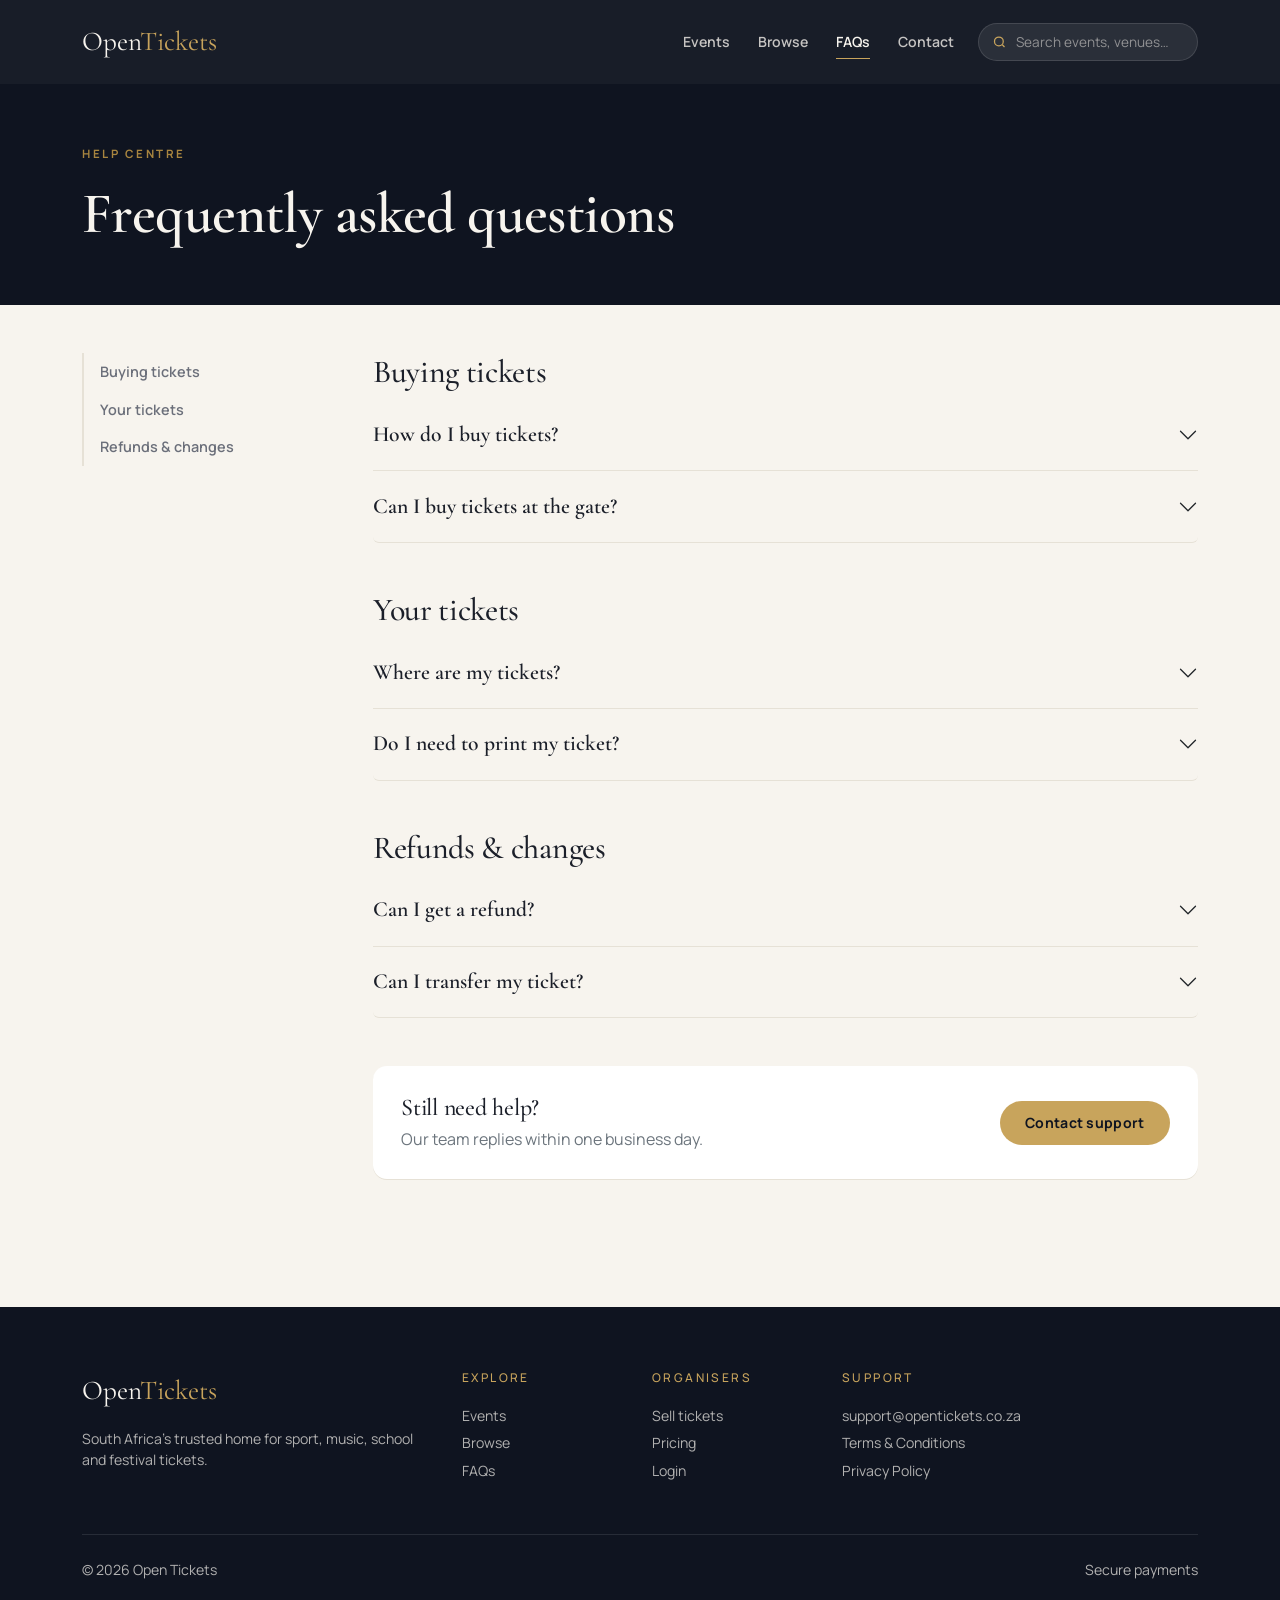
<file: faqs.html>
<!doctype html>
<html lang="en"><head><meta charset="utf-8"><meta name="viewport" content="width=device-width, initial-scale=1">
<title>FAQs | Open Tickets</title>
<link href="https://cdn.jsdelivr.net/npm/bootstrap@5.3.3/dist/css/bootstrap.min.css" rel="stylesheet">
<link rel="preconnect" href="https://fonts.googleapis.com"><link href="https://fonts.googleapis.com/css2?family=Cormorant+Garamond:wght@500;600;700&family=Manrope:wght@400;500;600;700&display=swap" rel="stylesheet">
<link href="assets/css/theme.css" rel="stylesheet"></head><body>
<nav class="ot-nav"><div class="container">
<a href="index.html" class="ot-logo"><!-- Replace with: <img src="assets/img/logo.svg" alt="Open Tickets"> --><span class="ot-logo-text">Open<span>Tickets</span></span></a>
<div class="ot-nav-links"><a href="index.html">Events</a><a href="search.html">Browse</a><a href="faqs.html" class="active">FAQs</a><a href="#">Contact</a></div>
<form class="ot-nav-search" action="search.html"><svg width="15" height="15" viewBox="0 0 24 24" fill="none" stroke="currentColor" stroke-width="2"><circle cx="11" cy="11" r="7"/><path d="m20 20-3.5-3.5"/></svg><input name="q" placeholder="Search events, venues…"></form>
<button class="ot-burger" aria-label="Menu"><svg width="26" height="26" viewBox="0 0 24 24" fill="none" stroke="currentColor" stroke-width="2"><path d="M4 7h16M4 12h16M4 17h16"/></svg></button>
</div></nav>
<section class="ot-page-head"><div class="container"><span class="ot-eyebrow">Help centre</span><h1 class="mt-3 mb-0">Frequently asked questions</h1></div></section>
<section class="ot-section pt-0"><div class="container"><div class="row g-5"><div class="col-lg-3 d-none d-lg-block"><div class="ot-sticky mt-5 ot-faq-nav"><a href="#s0">Buying tickets</a><a href="#s1">Your tickets</a><a href="#s2">Refunds & changes</a></div></div>
<div class="col-lg-9"><h2 id="s0" class="h2 mt-5 mb-2">Buying tickets</h2><div class="accordion ot-faq"><div class="accordion-item"><h3 class="accordion-header"><button class="accordion-button collapsed" data-bs-toggle="collapse" data-bs-target="#q1">How do I buy tickets?</button></h3><div id="q1" class="accordion-collapse collapse"><div class="accordion-body">Choose your event, select your ticket types and quantities, then check out securely with card, EFT or SnapScan.</div></div></div><div class="accordion-item"><h3 class="accordion-header"><button class="accordion-button collapsed" data-bs-toggle="collapse" data-bs-target="#q2">Can I buy tickets at the gate?</button></h3><div id="q2" class="accordion-collapse collapse"><div class="accordion-body">Some events sell at the gate, but online tickets are cheaper and guarantee entry.</div></div></div></div><h2 id="s1" class="h2 mt-5 mb-2">Your tickets</h2><div class="accordion ot-faq"><div class="accordion-item"><h3 class="accordion-header"><button class="accordion-button collapsed" data-bs-toggle="collapse" data-bs-target="#q3">Where are my tickets?</button></h3><div id="q3" class="accordion-collapse collapse"><div class="accordion-body">Tickets are emailed immediately after payment and are always available under My Tickets.</div></div></div><div class="accordion-item"><h3 class="accordion-header"><button class="accordion-button collapsed" data-bs-toggle="collapse" data-bs-target="#q4">Do I need to print my ticket?</button></h3><div id="q4" class="accordion-collapse collapse"><div class="accordion-body">No — show the QR code on your phone at the entrance.</div></div></div></div><h2 id="s2" class="h2 mt-5 mb-2">Refunds & changes</h2><div class="accordion ot-faq"><div class="accordion-item"><h3 class="accordion-header"><button class="accordion-button collapsed" data-bs-toggle="collapse" data-bs-target="#q5">Can I get a refund?</button></h3><div id="q5" class="accordion-collapse collapse"><div class="accordion-body">Refunds are subject to the organiser's policy. If an event is cancelled you will be refunded automatically.</div></div></div><div class="accordion-item"><h3 class="accordion-header"><button class="accordion-button collapsed" data-bs-toggle="collapse" data-bs-target="#q6">Can I transfer my ticket?</button></h3><div id="q6" class="accordion-collapse collapse"><div class="accordion-body">Yes, use the Transfer option in My Tickets to send it to a friend.</div></div></div></div><div class="ot-panel mt-5 d-flex justify-content-between align-items-center flex-wrap gap-3"><div><h3 class="h4 mb-1">Still need help?</h3><span class="text-secondary">Our team replies within one business day.</span></div><a href="#" class="btn-ot">Contact support</a></div></div></div></div></section>
<footer class="ot-footer"><div class="container"><div class="row g-4">
<div class="col-lg-4"><span class="ot-logo-text">Open<span>Tickets</span></span><p class="mt-3">South Africa's trusted home for sport, music, school and festival tickets.</p></div>
<div class="col-6 col-lg-2"><h4>Explore</h4><a href="index.html">Events</a><a href="search.html">Browse</a><a href="faqs.html">FAQs</a></div>
<div class="col-6 col-lg-2"><h4>Organisers</h4><a href="#">Sell tickets</a><a href="#">Pricing</a><a href="#">Login</a></div>
<div class="col-lg-4"><h4>Support</h4><a href="#">support@opentickets.co.za</a><a href="#">Terms &amp; Conditions</a><a href="#">Privacy Policy</a></div>
</div><div class="ot-footer-bottom d-flex justify-content-between flex-wrap gap-2"><span>© 2026 Open Tickets</span><span>Secure payments</span></div></div></footer>
<script src="https://cdn.jsdelivr.net/npm/bootstrap@5.3.3/dist/js/bootstrap.bundle.min.js"></script>
<script src="assets/js/theme.js"></script></body></html>
</file>
<file: assets/css/theme.css>
/* ==========================================================
   Open Tickets — Premium Theme
   All colours, fonts and spacing live in the variables below.
   ========================================================== */
:root {
  --ot-ink: #0f1420;          /* main dark */
  --ot-ink-2: #1a2131;
  --ot-paper: #f7f4ee;        /* page background */
  --ot-card: #ffffff;
  --ot-text: #1b1f29;
  --ot-muted: #6b6f7a;
  --ot-line: #e6e1d6;
  --ot-accent: #c8a45c;       /* gold */
  --ot-accent-dark: #a8853f;
  --ot-accent-soft: #f3ead6;
  --ot-on-dark: #f7f4ee;
  --ot-font-display: "Cormorant Garamond", Georgia, serif;
  --ot-font-body: "Manrope", system-ui, sans-serif;
  --ot-radius: 14px;
  --ot-shadow: 0 10px 30px -12px rgba(15, 20, 32, .25);
  --ot-shadow-lg: 0 24px 60px -20px rgba(15, 20, 32, .45);
  --ot-nav-h: 84px;
  --ot-nav-h-shrunk: 62px;
  --ot-ease: cubic-bezier(.2, .7, .2, 1);
}

body { font-family: var(--ot-font-body); background: var(--ot-paper); color: var(--ot-text); padding-top: var(--ot-nav-h); }
h1, h2, h3, .ot-display { font-family: var(--ot-font-display); font-weight: 600; letter-spacing: -.01em; }
a { color: inherit; text-decoration: none; }
.ot-eyebrow { font-size: .72rem; letter-spacing: .22em; text-transform: uppercase; color: var(--ot-accent-dark); font-weight: 700; }

/* ---------- Navigation (fixed, shrinks on scroll) ---------- */
.ot-nav { position: fixed; inset: 0 0 auto; z-index: 1030; height: var(--ot-nav-h); background: rgba(15, 20, 32, .96); backdrop-filter: blur(10px); transition: height .3s var(--ot-ease), box-shadow .3s; }
.ot-nav.is-shrunk { height: var(--ot-nav-h-shrunk); box-shadow: var(--ot-shadow-lg); }
.ot-nav .container { height: 100%; display: flex; align-items: center; gap: 1.5rem; }
.ot-logo img { height: 40px; transition: height .3s var(--ot-ease); }
.ot-nav.is-shrunk .ot-logo img { height: 30px; }
.ot-logo-text { font-family: var(--ot-font-display); font-size: 1.7rem; color: var(--ot-on-dark); }
.ot-logo-text span { color: var(--ot-accent); }
.ot-nav-links { display: flex; gap: 1.75rem; margin-left: auto; }
.ot-nav-links a { color: rgba(247, 244, 238, .78); font-size: .88rem; font-weight: 600; position: relative; padding: .25rem 0; }
.ot-nav-links a::after { content: ""; position: absolute; left: 0; bottom: -2px; height: 1px; width: 0; background: var(--ot-accent); transition: width .3s var(--ot-ease); }
.ot-nav-links a:hover, .ot-nav-links a.active { color: var(--ot-on-dark); }
.ot-nav-links a:hover::after, .ot-nav-links a.active::after { width: 100%; }
.ot-nav-search { position: relative; }
.ot-nav-search input { background: rgba(255,255,255,.08); border: 1px solid rgba(255,255,255,.12); color: var(--ot-on-dark); border-radius: 999px; padding: .5rem 1rem .5rem 2.3rem; width: 220px; font-size: .85rem; }
.ot-nav-search input::placeholder { color: rgba(247,244,238,.5); }
.ot-nav-search svg { position: absolute; left: .85rem; top: 50%; transform: translateY(-50%); color: var(--ot-accent); }
.ot-burger { display: none; margin-left: auto; background: none; border: 0; color: var(--ot-on-dark); }
@media (max-width: 991px) {
  .ot-nav-links, .ot-nav-search { display: none; }
  .ot-burger { display: block; }
  .ot-nav.is-open .ot-nav-links { display: flex; flex-direction: column; position: absolute; top: 100%; left: 0; right: 0; background: var(--ot-ink); padding: 1.25rem 1.5rem; gap: 1rem; }
}

/* ---------- Buttons ---------- */
.btn-ot { background: var(--ot-accent); color: var(--ot-ink); border: 0; border-radius: 999px; padding: .7rem 1.6rem; font-weight: 700; font-size: .88rem; letter-spacing: .02em; transition: background .25s, transform .25s; }
.btn-ot:hover { background: var(--ot-accent-dark); color: var(--ot-ink); transform: translateY(-1px); }
.btn-ot-ghost { border: 1px solid currentColor; border-radius: 999px; padding: .65rem 1.5rem; font-weight: 600; font-size: .88rem; background: transparent; color: inherit; }
.btn-ot-ghost:hover { background: var(--ot-accent); border-color: var(--ot-accent); color: var(--ot-ink); }

/* ---------- Hero banner carousel ---------- */
.ot-hero { background: var(--ot-ink); padding: 1.5rem 0 3rem; }
.ot-hero .carousel-item { border-radius: var(--ot-radius); overflow: hidden; }
.ot-hero-slide { position: relative; background: var(--ot-ink-2); }
.ot-hero-slide img { width: 100%; aspect-ratio: 1210 / 450; object-fit: cover; display: block; }
.ot-hero-caption { position: relative; padding: 1.5rem 1.75rem; background: var(--ot-ink-2); color: var(--ot-on-dark); display: flex; align-items: end; justify-content: space-between; gap: 1rem; }
.ot-hero-caption h2 { font-size: clamp(1.4rem, 3.2vw, 2.8rem); margin: .25rem 0; }
.ot-hero-caption p { margin: 0; color: rgba(247,244,238,.75); font-size: .9rem; }
.ot-hero .carousel-indicators [data-bs-target] { width: 28px; height: 3px; background: var(--ot-accent); }
.ot-hero-thumbs { display: grid; grid-template-columns: repeat(4, 1fr); gap: 1rem; margin-top: 1rem; }
.ot-hero-thumbs button { border: 0; padding: 0; border-radius: 10px; overflow: hidden; opacity: .5; aspect-ratio: 1210/450; transition: opacity .3s; outline: 2px solid transparent; }
.ot-hero-thumbs button.active, .ot-hero-thumbs button:hover { opacity: 1; outline-color: var(--ot-accent); }
.ot-hero-thumbs img { width: 100%; height: 100%; object-fit: cover; }
@media (max-width: 767px) { .ot-hero-caption { padding: 1rem; } .ot-hero-caption .btn-ot { display: none; } .ot-hero-thumbs { display: none; } }

/* ---------- Section headers ---------- */
.ot-section { padding: 4rem 0; }
.ot-section-head { display: flex; justify-content: space-between; align-items: end; gap: 1rem; margin-bottom: 2rem; flex-wrap: wrap; }
.ot-section-head h2 { font-size: clamp(2rem, 4vw, 3rem); margin: .3rem 0 0; }

/* ---------- Isotope filter (behaviour unchanged) ---------- */
.ot-filters { display: flex; flex-wrap: wrap; gap: .5rem; }
.ot-filters button { border: 1px solid var(--ot-line); background: var(--ot-card); color: var(--ot-text); border-radius: 999px; padding: .45rem 1.1rem; font-size: .82rem; font-weight: 600; transition: all .25s; }
.ot-filters button:hover { border-color: var(--ot-accent); }
.ot-filters button.is-checked { background: var(--ot-ink); color: var(--ot-on-dark); border-color: var(--ot-ink); }

/* ---------- Event card (familiar layout: banner, date, title, venue) ---------- */
.ot-grid { margin: 0 -12px; }
.ot-grid .grid-item { width: 33.333%; padding: 12px; }
@media (max-width: 991px) { .ot-grid .grid-item { width: 50%; } }
@media (max-width: 575px) { .ot-grid .grid-item { width: 100%; } }
.ot-card { display: block; background: var(--ot-card); border-radius: var(--ot-radius); overflow: hidden; box-shadow: 0 1px 0 var(--ot-line); transition: transform .35s var(--ot-ease), box-shadow .35s; height: 100%; }
.ot-card:hover { transform: translateY(-4px); box-shadow: var(--ot-shadow); }
.ot-card-img { aspect-ratio: 1210/450; overflow: hidden; background: var(--ot-ink-2); }
.ot-card-img img { width: 100%; height: 100%; object-fit: cover; transition: transform .6s var(--ot-ease); }
.ot-card:hover .ot-card-img img { transform: scale(1.05); }
.ot-card-body { display: flex; gap: 1rem; padding: 1.1rem 1.2rem 1.3rem; }
.ot-date { flex: 0 0 56px; text-align: center; border-right: 1px solid var(--ot-line); padding-right: 1rem; }
.ot-date b { display: block; font-family: var(--ot-font-display); font-size: 2rem; line-height: 1; color: var(--ot-text); }
.ot-date small { font-size: .7rem; letter-spacing: .18em; font-weight: 700; color: var(--ot-accent-dark); }
.ot-card h3 { font-family: var(--ot-font-body); font-size: 1rem; font-weight: 700; margin: 0 0 .3rem; line-height: 1.3; }
.ot-card .ot-meta { font-size: .8rem; color: var(--ot-muted); }

/* ---------- Event detail ---------- */
.ot-detail-banner { background: var(--ot-ink); padding: 2rem 0 0; }
.ot-detail-banner img { width: 100%; border-radius: var(--ot-radius) var(--ot-radius) 0 0; aspect-ratio: 1210/450; object-fit: cover; display: block; }
.ot-detail-head { background: var(--ot-card); border-radius: 0 0 var(--ot-radius) var(--ot-radius); padding: 2rem; box-shadow: var(--ot-shadow); }
.ot-detail-head h1 { font-size: clamp(2rem, 4vw, 3.2rem); margin: .4rem 0 1rem; }
.ot-facts { display: flex; flex-wrap: wrap; gap: 1.5rem 2.5rem; font-size: .9rem; color: var(--ot-muted); }
.ot-facts strong { display: block; color: var(--ot-text); }
.ot-panel { background: var(--ot-card); border-radius: var(--ot-radius); padding: 1.75rem; box-shadow: 0 1px 0 var(--ot-line); }
.ot-ticket-row { display: flex; align-items: center; justify-content: space-between; gap: 1rem; padding: 1rem 0; border-bottom: 1px solid var(--ot-line); }
.ot-ticket-row:last-of-type { border-bottom: 0; }
.ot-price { font-family: var(--ot-font-display); font-size: 1.5rem; }
.ot-qty { display: inline-flex; align-items: center; border: 1px solid var(--ot-line); border-radius: 999px; }
.ot-qty button { border: 0; background: none; width: 34px; height: 34px; font-weight: 700; }
.ot-qty span { min-width: 24px; text-align: center; font-weight: 700; }
.ot-sticky { position: sticky; top: calc(var(--ot-nav-h-shrunk) + 1.5rem); }
.ot-total { display: flex; justify-content: space-between; font-weight: 700; padding-top: 1rem; margin-top: .5rem; border-top: 2px solid var(--ot-ink); }

/* ---------- Search ---------- */
.ot-page-head { background: var(--ot-ink); color: var(--ot-on-dark); padding: 3.5rem 0; }
.ot-page-head h1 { font-size: clamp(2.2rem, 5vw, 3.6rem); }
.ot-search-big { display: flex; gap: .5rem; background: var(--ot-card); padding: .4rem; border-radius: 999px; max-width: 640px; }
.ot-search-big input { flex: 1; border: 0; background: none; padding: .5rem 1.2rem; outline: none; }
.ot-list-item { display: grid; grid-template-columns: 280px 1fr auto; gap: 1.5rem; align-items: center; background: var(--ot-card); border-radius: var(--ot-radius); overflow: hidden; margin-bottom: 1rem; transition: box-shadow .3s; }
.ot-list-item:hover { box-shadow: var(--ot-shadow); }
.ot-list-item img { width: 100%; aspect-ratio: 1210/450; object-fit: cover; }
.ot-list-item .pe { padding-right: 1.5rem; }
@media (max-width: 767px) { .ot-list-item { grid-template-columns: 1fr; gap: 0; } .ot-list-item > div { padding: 1rem 1.2rem; } .ot-list-item .pe { padding: 0 1.2rem 1.2rem; } }

/* ---------- FAQ ---------- */
.ot-faq .accordion-item { border: 0; border-bottom: 1px solid var(--ot-line); background: transparent; }
.ot-faq .accordion-button { background: transparent; font-family: var(--ot-font-display); font-size: 1.35rem; font-weight: 600; padding: 1.4rem 0; color: var(--ot-text); box-shadow: none; }
.ot-faq .accordion-button:not(.collapsed) { color: var(--ot-accent-dark); }
.ot-faq .accordion-body { padding: 0 0 1.5rem; color: var(--ot-muted); }
.ot-faq-nav a { display: block; padding: .5rem 0 .5rem 1rem; border-left: 2px solid var(--ot-line); color: var(--ot-muted); font-weight: 600; font-size: .9rem; }
.ot-faq-nav a:hover { border-color: var(--ot-accent); color: var(--ot-text); }

/* ---------- Footer ---------- */
.ot-footer { background: var(--ot-ink); color: rgba(247,244,238,.7); padding: 4rem 0 2rem; margin-top: 4rem; font-size: .88rem; }
.ot-footer h4 { font-family: var(--ot-font-body); font-size: .75rem; letter-spacing: .2em; text-transform: uppercase; color: var(--ot-accent); margin-bottom: 1rem; }
.ot-footer a { display: block; padding: .2rem 0; }
.ot-footer a:hover { color: var(--ot-on-dark); }
.ot-footer-bottom { border-top: 1px solid rgba(255,255,255,.1); margin-top: 3rem; padding-top: 1.5rem; }
</file>
